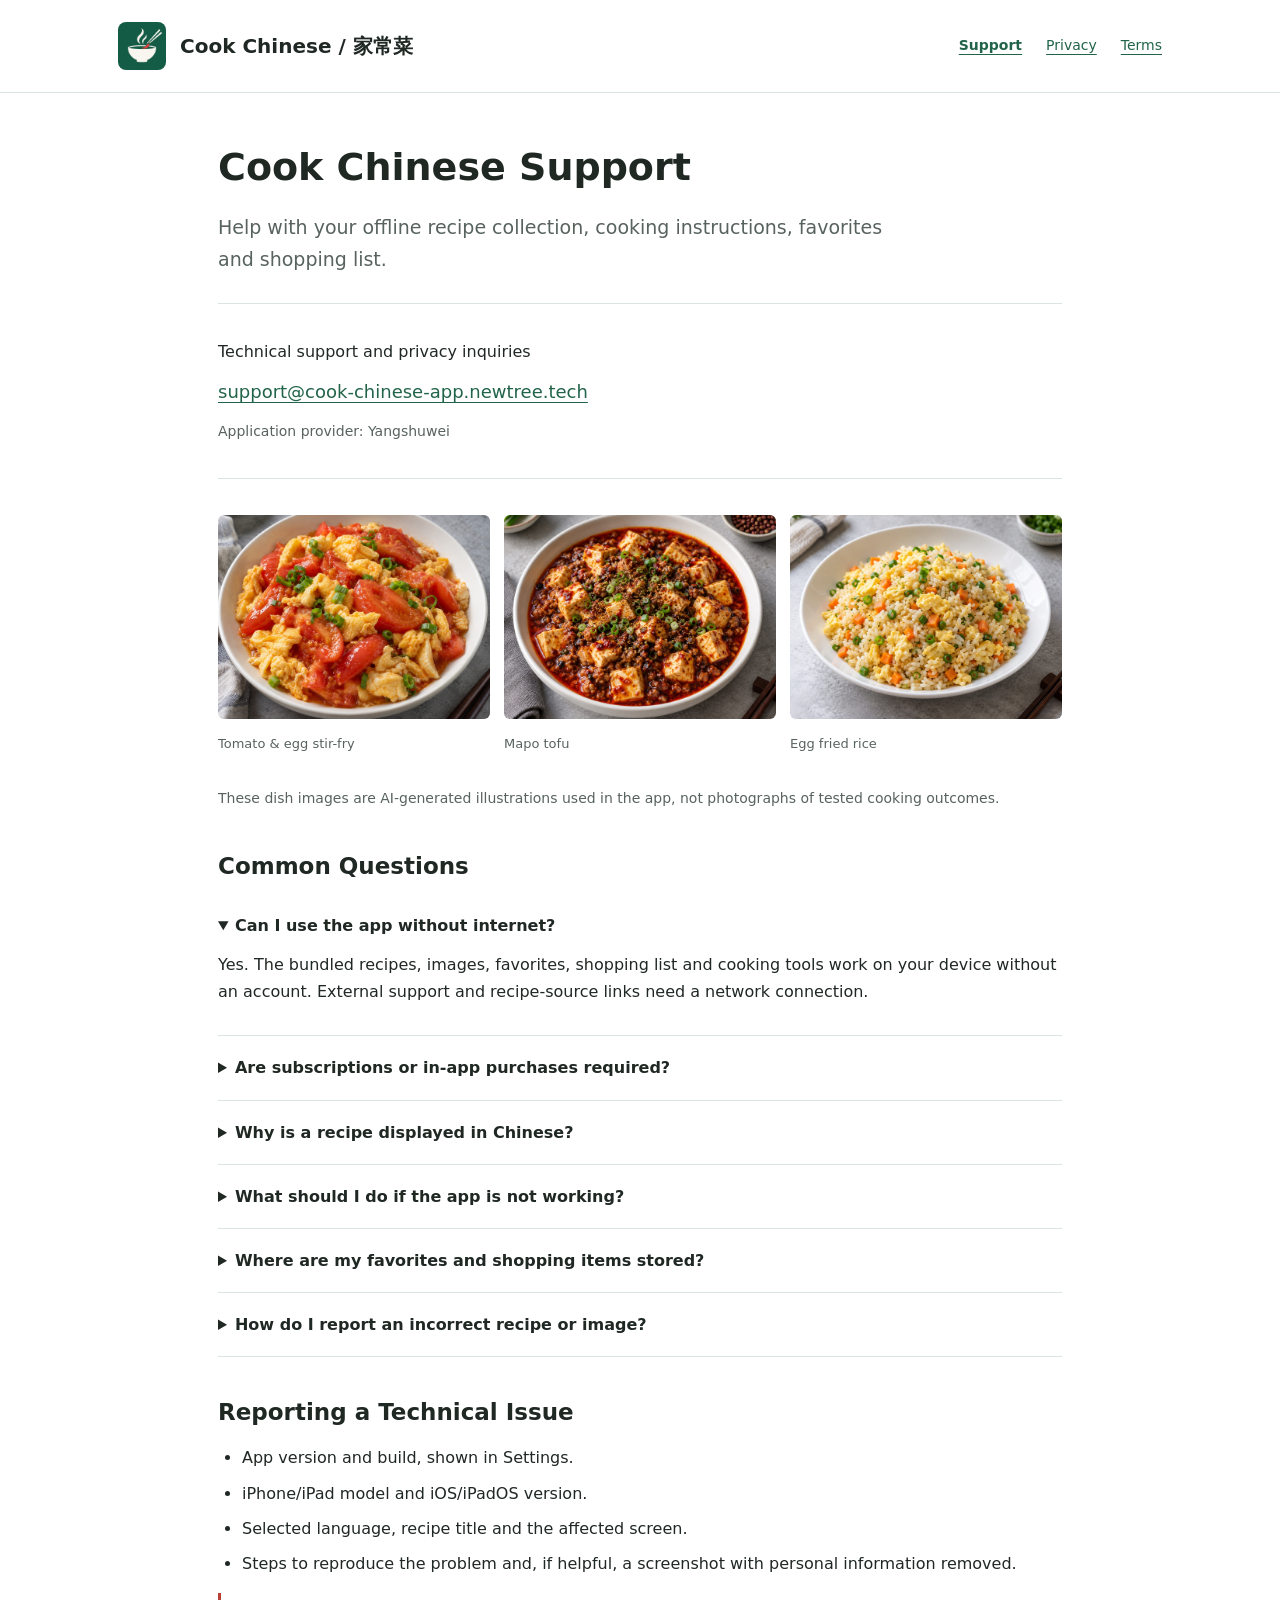
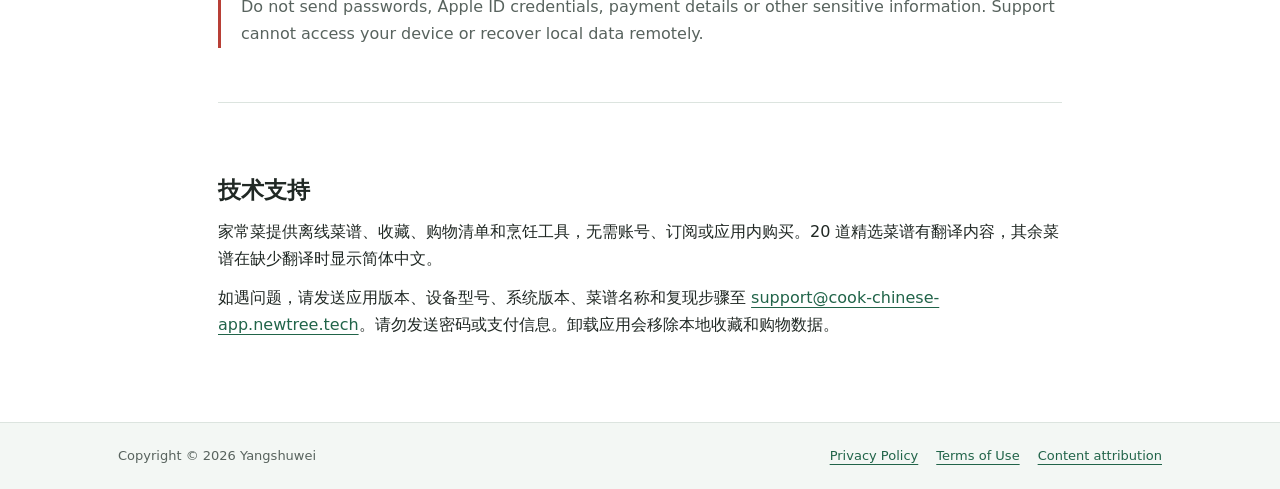
<file: docs/index.html>
<!doctype html>
<html lang="en"><head><meta charset="utf-8"><meta name="viewport" content="width=device-width,initial-scale=1"><title>Cook Chinese | Technical Support</title><meta name="description" content="Technical support for Cook Chinese: offline recipes, shopping lists and cooking tools. Contact Yangshuwei."><link rel="stylesheet" href="styles.css"><link rel="icon" href="assets/app-icon.png"></head>
<body><header><div class="bar"><a class="brand" href="index.html"><img src="assets/app-icon.png" alt="Cook Chinese app icon">Cook Chinese / 家常菜</a><nav aria-label="Main navigation"><a href="index.html" aria-current="page">Support</a><a href="privacy.html">Privacy</a><a href="terms.html">Terms</a></nav></div></header>
<main><h1>Cook Chinese Support</h1><p class="lead">Help with your offline recipe collection, cooking instructions, favorites and shopping list.</p><div class="contact"><p>Technical support and privacy inquiries</p><a href="mailto:support@cook-chinese-app.newtree.tech">support@cook-chinese-app.newtree.tech</a><p class="meta">Application provider: Yangshuwei</p></div>
<div class="dish-strip"><figure><img src="assets/tomato-egg.jpg" alt="Tomato and egg stir-fry from the app"><figcaption>Tomato &amp; egg stir-fry</figcaption></figure><figure><img src="assets/mapo-tofu.jpg" alt="Mapo tofu from the app"><figcaption>Mapo tofu</figcaption></figure><figure><img src="assets/fried-rice.jpg" alt="Egg fried rice from the app"><figcaption>Egg fried rice</figcaption></figure></div><p class="meta">These dish images are AI-generated illustrations used in the app, not photographs of tested cooking outcomes.</p>
<h2>Common Questions</h2><details open><summary>Can I use the app without internet?</summary><p>Yes. The bundled recipes, images, favorites, shopping list and cooking tools work on your device without an account. External support and recipe-source links need a network connection.</p></details><details><summary>Are subscriptions or in-app purchases required?</summary><p>No. All bundled recipes are included with the app. There are no subscriptions, in-app purchases or purchase restoration steps.</p></details><details><summary>Why is a recipe displayed in Chinese?</summary><p>The app has a multilingual interface. Twenty curated recipes have translated content; the extended collection falls back to Simplified Chinese when a translation is unavailable.</p></details><details><summary>What should I do if the app is not working?</summary><p>Close and reopen the app, check available device storage and install the latest App Store update. If the problem continues, email support with the details below. Deleting the app removes its local data, so do not reinstall unless you are comfortable losing favorites and shopping items.</p></details><details><summary>Where are my favorites and shopping items stored?</summary><p>They are stored locally on your device. The app does not provide account-based cloud synchronization. Device backups may include app data according to your Apple backup settings.</p></details><details><summary>How do I report an incorrect recipe or image?</summary><p>Email the recipe title, the ingredient or step that needs correction, your selected language and a brief explanation. Images can be illustrative; use the written instructions and appropriate food-safety guidance.</p></details>
<h2>Reporting a Technical Issue</h2><ul><li>App version and build, shown in Settings.</li><li>iPhone/iPad model and iOS/iPadOS version.</li><li>Selected language, recipe title and the affected screen.</li><li>Steps to reproduce the problem and, if helpful, a screenshot with personal information removed.</li></ul><p class="notice">Do not send passwords, Apple ID credentials, payment details or other sensitive information. Support cannot access your device or recover local data remotely.</p>
<section class="chinese" lang="zh-Hans"><h2>技术支持</h2><p>家常菜提供离线菜谱、收藏、购物清单和烹饪工具，无需账号、订阅或应用内购买。20 道精选菜谱有翻译内容，其余菜谱在缺少翻译时显示简体中文。</p><p>如遇问题，请发送应用版本、设备型号、系统版本、菜谱名称和复现步骤至 <a href="mailto:support@cook-chinese-app.newtree.tech">support@cook-chinese-app.newtree.tech</a>。请勿发送密码或支付信息。卸载应用会移除本地收藏和购物数据。</p></section>
</main><footer><div class="bar"><span>Copyright &copy; 2026 Yangshuwei</span><div class="legal-links"><a href="privacy.html">Privacy Policy</a><a href="terms.html">Terms of Use</a><a href="terms.html#attribution">Content attribution</a></div></div></footer></body></html>
</file>
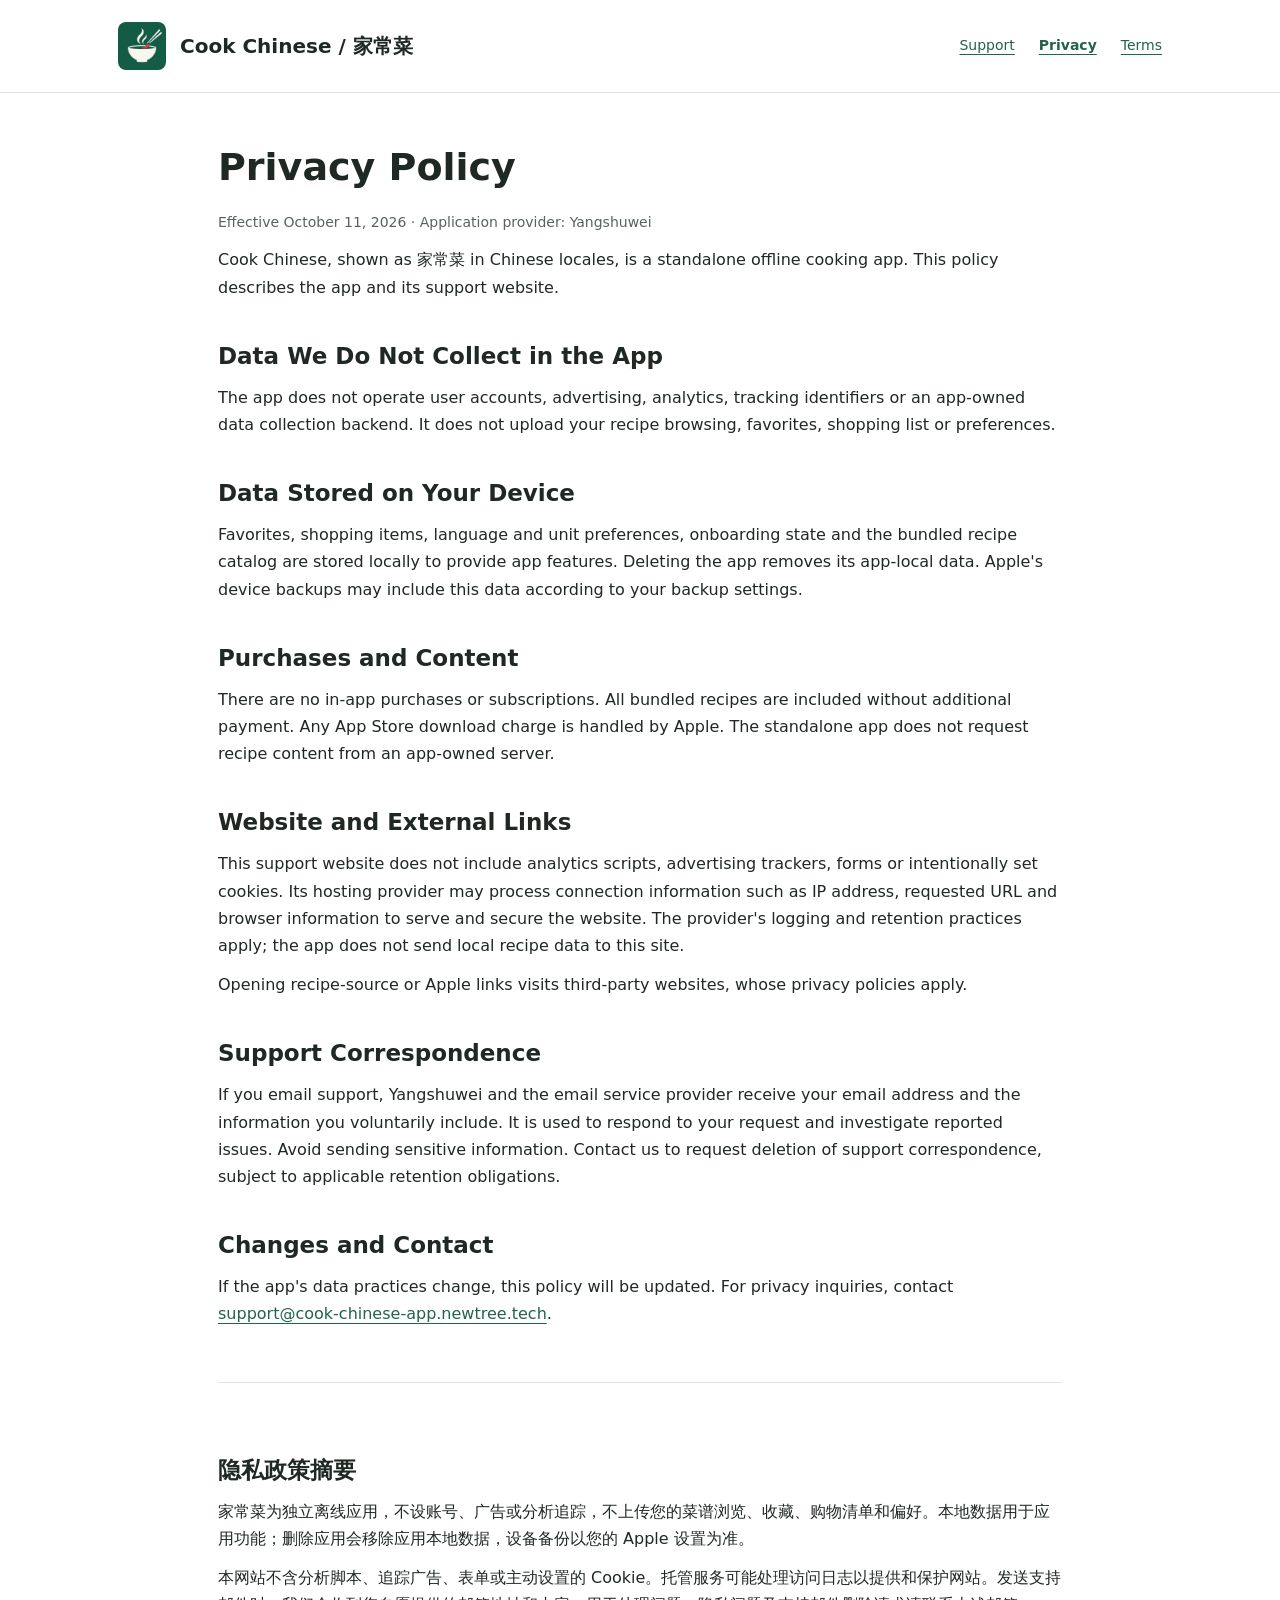
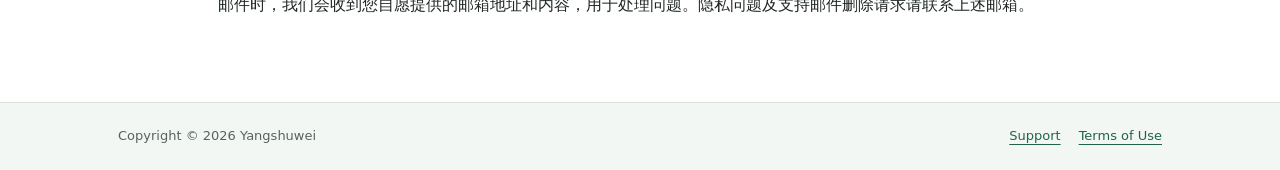
<file: docs/privacy.html>
<!doctype html>
<html lang="en"><head><meta charset="utf-8"><meta name="viewport" content="width=device-width,initial-scale=1"><title>Privacy Policy | Cook Chinese</title><meta name="description" content="Privacy policy for Cook Chinese, a standalone offline cooking app by Yangshuwei."><link rel="stylesheet" href="styles.css"><link rel="icon" href="assets/app-icon.png"></head><body>
<header><div class="bar"><a class="brand" href="index.html"><img src="assets/app-icon.png" alt="Cook Chinese app icon">Cook Chinese / 家常菜</a><nav aria-label="Main navigation"><a href="index.html">Support</a><a href="privacy.html" aria-current="page">Privacy</a><a href="terms.html">Terms</a></nav></div></header>
<main><h1>Privacy Policy</h1><p class="meta">Effective October 11, 2026 · Application provider: Yangshuwei</p><p>Cook Chinese, shown as 家常菜 in Chinese locales, is a standalone offline cooking app. This policy describes the app and its support website.</p>
<h2>Data We Do Not Collect in the App</h2><p>The app does not operate user accounts, advertising, analytics, tracking identifiers or an app-owned data collection backend. It does not upload your recipe browsing, favorites, shopping list or preferences.</p>
<h2>Data Stored on Your Device</h2><p>Favorites, shopping items, language and unit preferences, onboarding state and the bundled recipe catalog are stored locally to provide app features. Deleting the app removes its app-local data. Apple's device backups may include this data according to your backup settings.</p>
<h2>Purchases and Content</h2><p>There are no in-app purchases or subscriptions. All bundled recipes are included without additional payment. Any App Store download charge is handled by Apple. The standalone app does not request recipe content from an app-owned server.</p>
<h2>Website and External Links</h2><p>This support website does not include analytics scripts, advertising trackers, forms or intentionally set cookies. Its hosting provider may process connection information such as IP address, requested URL and browser information to serve and secure the website. The provider's logging and retention practices apply; the app does not send local recipe data to this site.</p><p>Opening recipe-source or Apple links visits third-party websites, whose privacy policies apply.</p>
<h2>Support Correspondence</h2><p>If you email support, Yangshuwei and the email service provider receive your email address and the information you voluntarily include. It is used to respond to your request and investigate reported issues. Avoid sending sensitive information. Contact us to request deletion of support correspondence, subject to applicable retention obligations.</p>
<h2>Changes and Contact</h2><p>If the app's data practices change, this policy will be updated. For privacy inquiries, contact <a href="mailto:support@cook-chinese-app.newtree.tech">support@cook-chinese-app.newtree.tech</a>.</p>
<section class="chinese" lang="zh-Hans"><h2>隐私政策摘要</h2><p>家常菜为独立离线应用，不设账号、广告或分析追踪，不上传您的菜谱浏览、收藏、购物清单和偏好。本地数据用于应用功能；删除应用会移除应用本地数据，设备备份以您的 Apple 设置为准。</p><p>本网站不含分析脚本、追踪广告、表单或主动设置的 Cookie。托管服务可能处理访问日志以提供和保护网站。发送支持邮件时，我们会收到您自愿提供的邮箱地址和内容，用于处理问题。隐私问题及支持邮件删除请求请联系上述邮箱。</p></section></main>
<footer><div class="bar"><span>Copyright &copy; 2026 Yangshuwei</span><div class="legal-links"><a href="index.html">Support</a><a href="terms.html">Terms of Use</a></div></div></footer></body></html>
</file>
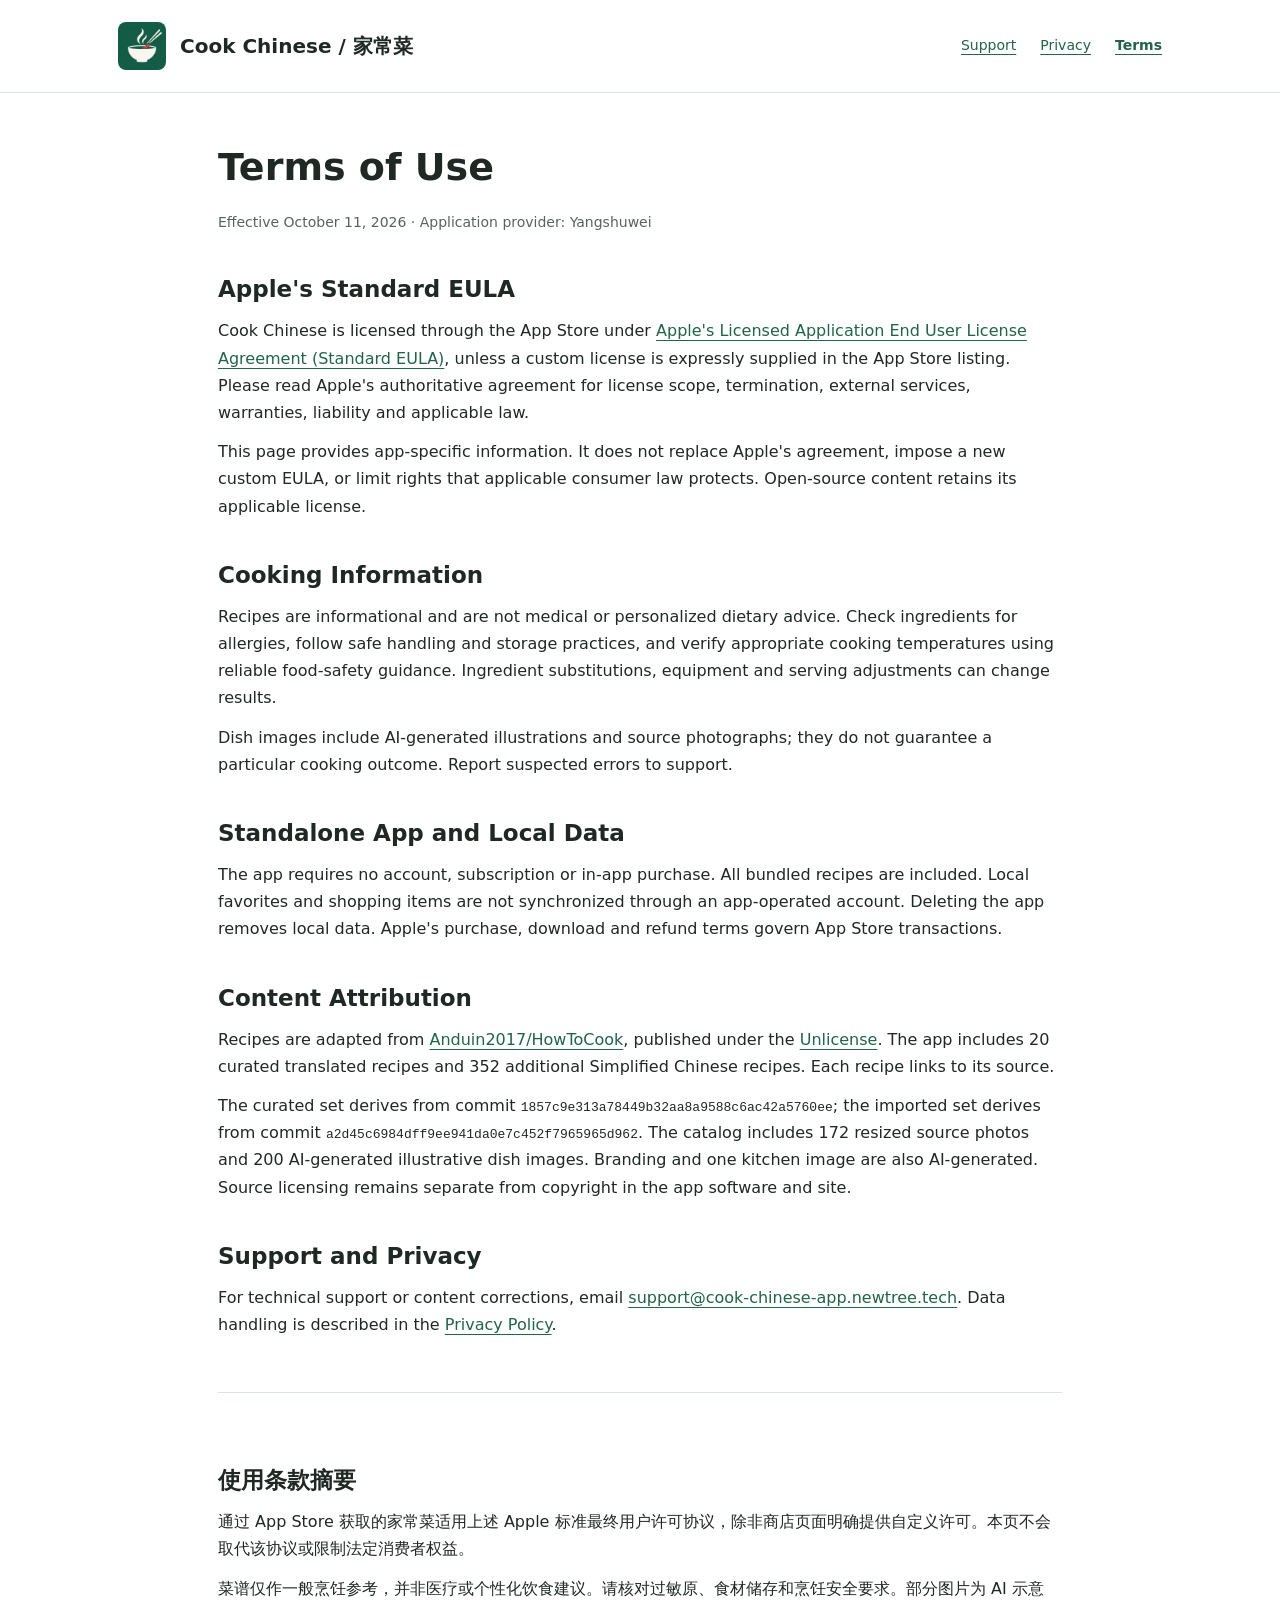
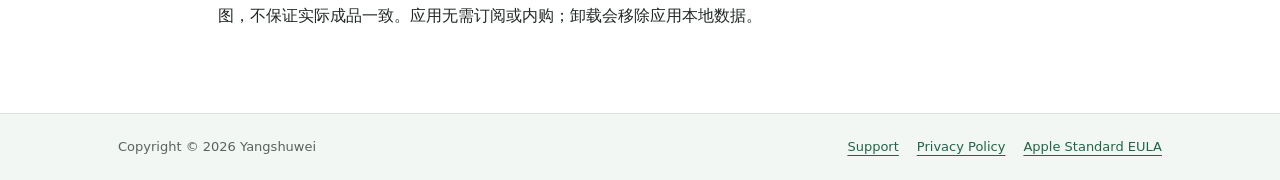
<file: docs/terms.html>
<!doctype html>
<html lang="en"><head><meta charset="utf-8"><meta name="viewport" content="width=device-width,initial-scale=1"><title>Terms of Use | Cook Chinese</title><meta name="description" content="Cook Chinese terms, Apple's Standard EULA reference and recipe attribution."><link rel="stylesheet" href="styles.css"><link rel="icon" href="assets/app-icon.png"></head><body>
<header><div class="bar"><a class="brand" href="index.html"><img src="assets/app-icon.png" alt="Cook Chinese app icon">Cook Chinese / 家常菜</a><nav aria-label="Main navigation"><a href="index.html">Support</a><a href="privacy.html">Privacy</a><a href="terms.html" aria-current="page">Terms</a></nav></div></header>
<main><h1>Terms of Use</h1><p class="meta">Effective October 11, 2026 · Application provider: Yangshuwei</p>
<h2>Apple's Standard EULA</h2><p>Cook Chinese is licensed through the App Store under <a href="https://www.apple.com/legal/internet-services/itunes/dev/stdeula/">Apple's Licensed Application End User License Agreement (Standard EULA)</a>, unless a custom license is expressly supplied in the App Store listing. Please read Apple's authoritative agreement for license scope, termination, external services, warranties, liability and applicable law.</p><p>This page provides app-specific information. It does not replace Apple's agreement, impose a new custom EULA, or limit rights that applicable consumer law protects. Open-source content retains its applicable license.</p>
<h2>Cooking Information</h2><p>Recipes are informational and are not medical or personalized dietary advice. Check ingredients for allergies, follow safe handling and storage practices, and verify appropriate cooking temperatures using reliable food-safety guidance. Ingredient substitutions, equipment and serving adjustments can change results.</p><p>Dish images include AI-generated illustrations and source photographs; they do not guarantee a particular cooking outcome. Report suspected errors to support.</p>
<h2>Standalone App and Local Data</h2><p>The app requires no account, subscription or in-app purchase. All bundled recipes are included. Local favorites and shopping items are not synchronized through an app-operated account. Deleting the app removes local data. Apple's purchase, download and refund terms govern App Store transactions.</p>
<h2 id="attribution">Content Attribution</h2><p>Recipes are adapted from <a href="https://github.com/Anduin2017/HowToCook">Anduin2017/HowToCook</a>, published under the <a href="https://unlicense.org/">Unlicense</a>. The app includes 20 curated translated recipes and 352 additional Simplified Chinese recipes. Each recipe links to its source.</p><p>The curated set derives from commit <code>1857c9e313a78449b32aa8a9588c6ac42a5760ee</code>; the imported set derives from commit <code>a2d45c6984dff9ee941da0e7c452f7965965d962</code>. The catalog includes 172 resized source photos and 200 AI-generated illustrative dish images. Branding and one kitchen image are also AI-generated. Source licensing remains separate from copyright in the app software and site.</p>
<h2>Support and Privacy</h2><p>For technical support or content corrections, email <a href="mailto:support@cook-chinese-app.newtree.tech">support@cook-chinese-app.newtree.tech</a>. Data handling is described in the <a href="privacy.html">Privacy Policy</a>.</p>
<section class="chinese" lang="zh-Hans"><h2>使用条款摘要</h2><p>通过 App Store 获取的家常菜适用上述 Apple 标准最终用户许可协议，除非商店页面明确提供自定义许可。本页不会取代该协议或限制法定消费者权益。</p><p>菜谱仅作一般烹饪参考，并非医疗或个性化饮食建议。请核对过敏原、食材储存和烹饪安全要求。部分图片为 AI 示意图，不保证实际成品一致。应用无需订阅或内购；卸载会移除应用本地数据。</p></section></main>
<footer><div class="bar"><span>Copyright &copy; 2026 Yangshuwei</span><div class="legal-links"><a href="index.html">Support</a><a href="privacy.html">Privacy Policy</a><a href="https://www.apple.com/legal/internet-services/itunes/dev/stdeula/">Apple Standard EULA</a></div></div></footer></body></html>
</file>
<file: docs/styles.css>
:root{color-scheme:light;--ink:#202824;--muted:#58635e;--jade:#216449;--line:#dce4df;--paper:#fff;--wash:#f3f7f4;--red:#b83f36;font-family:system-ui,-apple-system,BlinkMacSystemFont,"Segoe UI",sans-serif;color:var(--ink);background:var(--paper)}
a{overflow-wrap:anywhere}
*{box-sizing:border-box}body{margin:0;line-height:1.7}a{color:var(--jade);text-underline-offset:4px}a:hover{color:var(--red)}a:focus-visible{outline:3px solid var(--jade);outline-offset:4px}header{border-bottom:1px solid var(--line)}.bar{max-width:1100px;margin:auto;padding:22px 28px;display:flex;align-items:center;justify-content:space-between;gap:24px;flex-wrap:wrap}.brand{display:flex;align-items:center;gap:14px;text-decoration:none;color:var(--ink);font-weight:650;font-size:20px}.brand img{width:48px;height:48px;border-radius:8px}nav{display:flex;gap:24px;flex-wrap:wrap}nav a{font-size:14px}nav [aria-current=page]{font-weight:700}main{max-width:900px;margin:auto;padding:52px 28px 72px}h1{font-size:38px;line-height:1.2;font-weight:700;margin:0 0 20px}h2{font-size:23px;line-height:1.35;margin:40px 0 12px}h3{font-size:18px;margin:26px 0 8px}p{margin:12px 0}.lead{font-size:19px;color:var(--muted);max-width:680px}.meta{font-size:14px;color:var(--muted)}.contact{margin:28px 0 36px;padding:22px 0;border-top:1px solid var(--line);border-bottom:1px solid var(--line)}.contact a{font-size:18px;overflow-wrap:anywhere}.notice{border-left:3px solid var(--red);padding-left:20px;color:var(--muted)}ul,ol{padding-left:24px}li{margin:8px 0}.dish-strip{display:grid;grid-template-columns:repeat(3,1fr);gap:14px;margin:32px 0}.dish-strip img{width:100%;aspect-ratio:4/3;object-fit:cover;border-radius:6px}.dish-strip figcaption{font-size:13px;color:var(--muted);padding-top:6px}.dish-strip figure{margin:0}details{border-bottom:1px solid var(--line);padding:18px 0}summary{cursor:pointer;font-weight:650}footer{background:var(--wash);border-top:1px solid var(--line)}footer .bar{font-size:13px;color:var(--muted)}.legal-links{display:flex;flex-wrap:wrap;gap:18px}.chinese{margin-top:54px;padding-top:32px;border-top:1px solid var(--line)}code{overflow-wrap:anywhere}@media(max-width:600px){.bar{padding:18px 20px;gap:16px}nav{gap:18px}main{padding:34px 20px 48px}h1{font-size:30px}.lead{font-size:17px}.dish-strip{gap:8px}.contact a{font-size:16px}}
</file>
